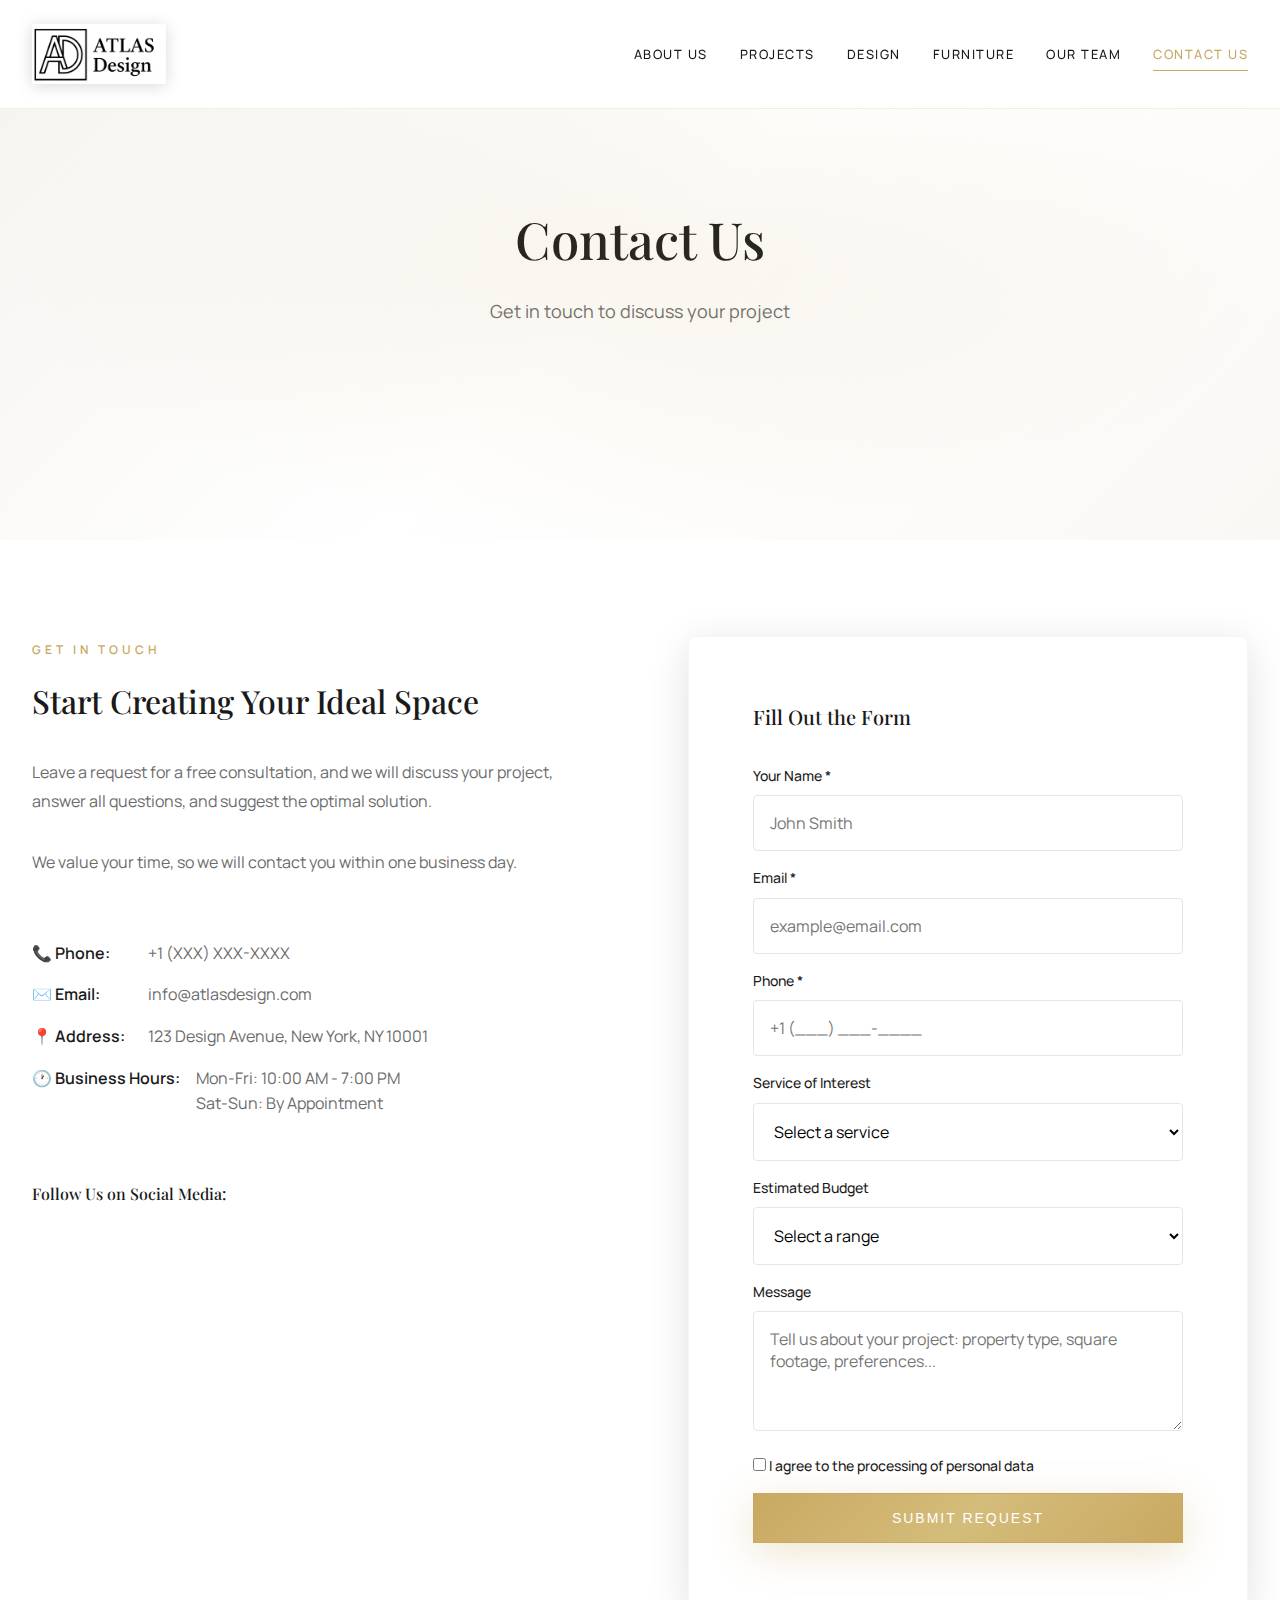
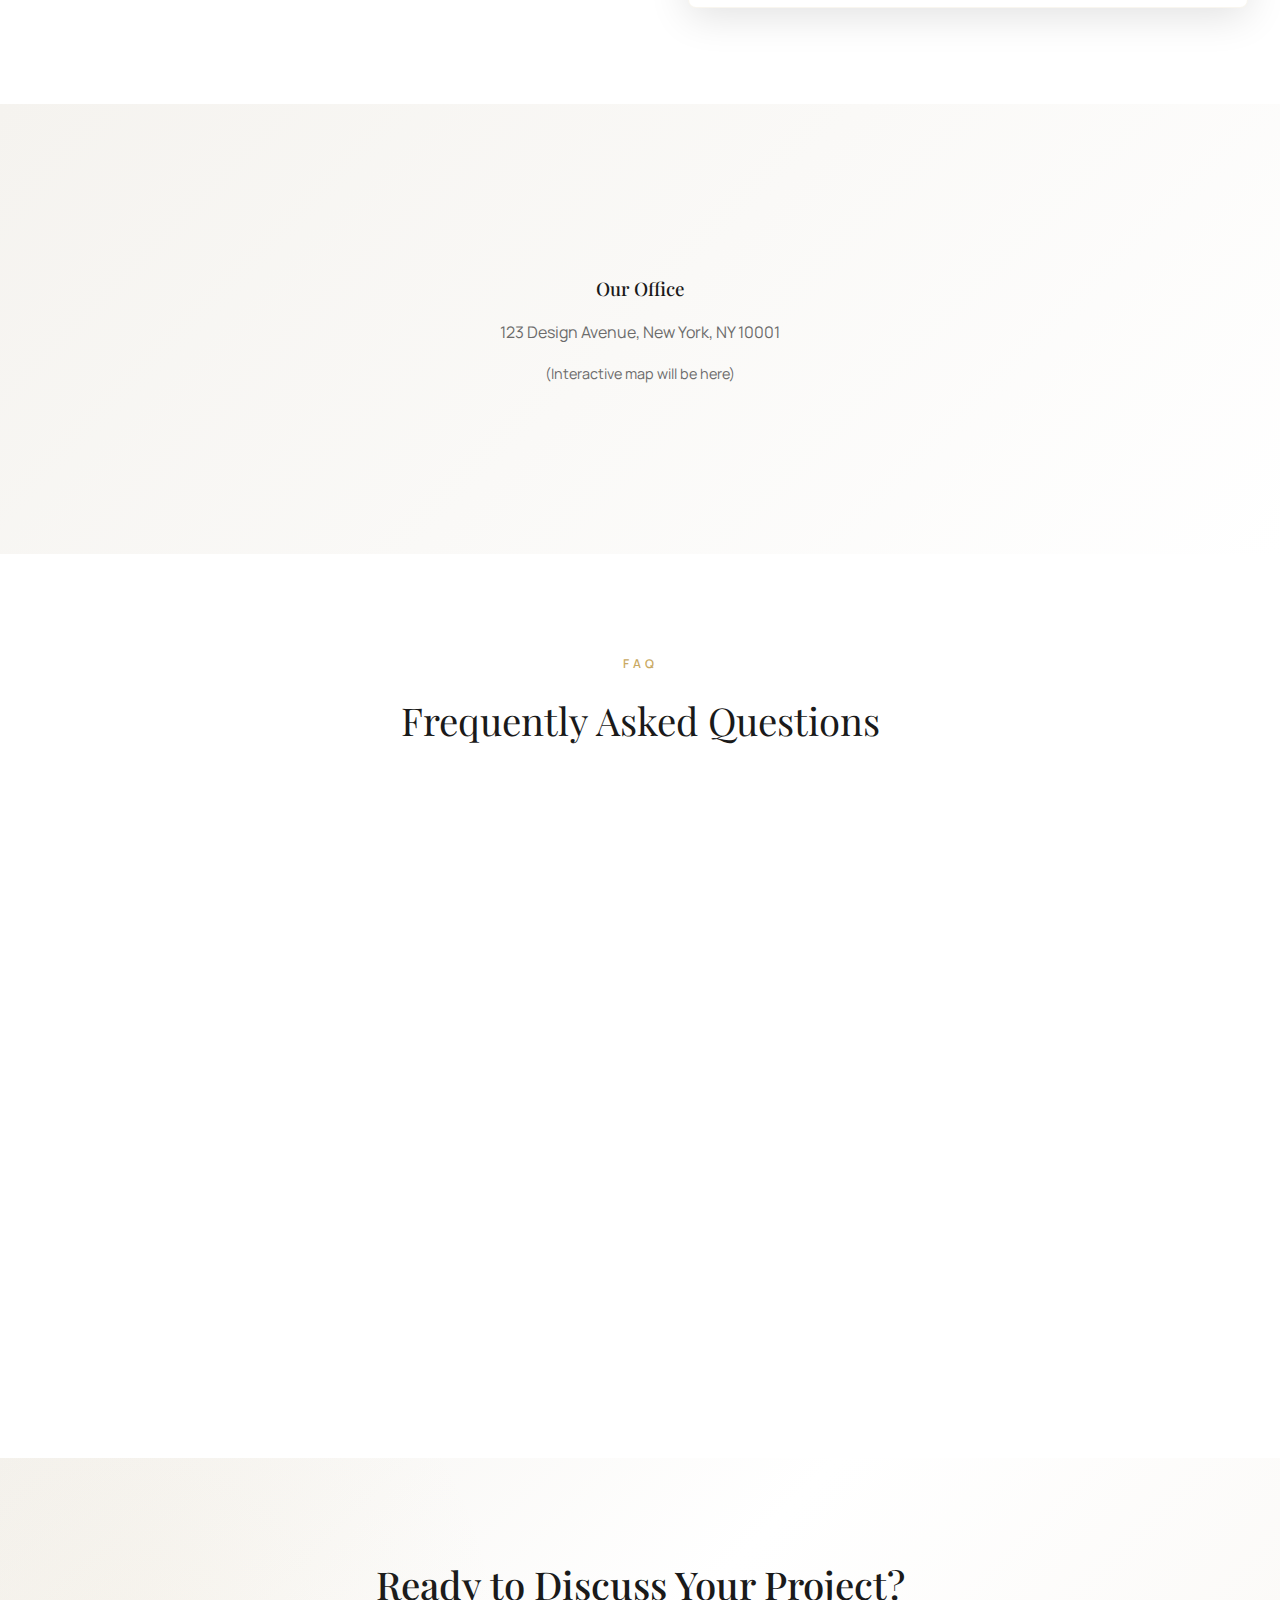
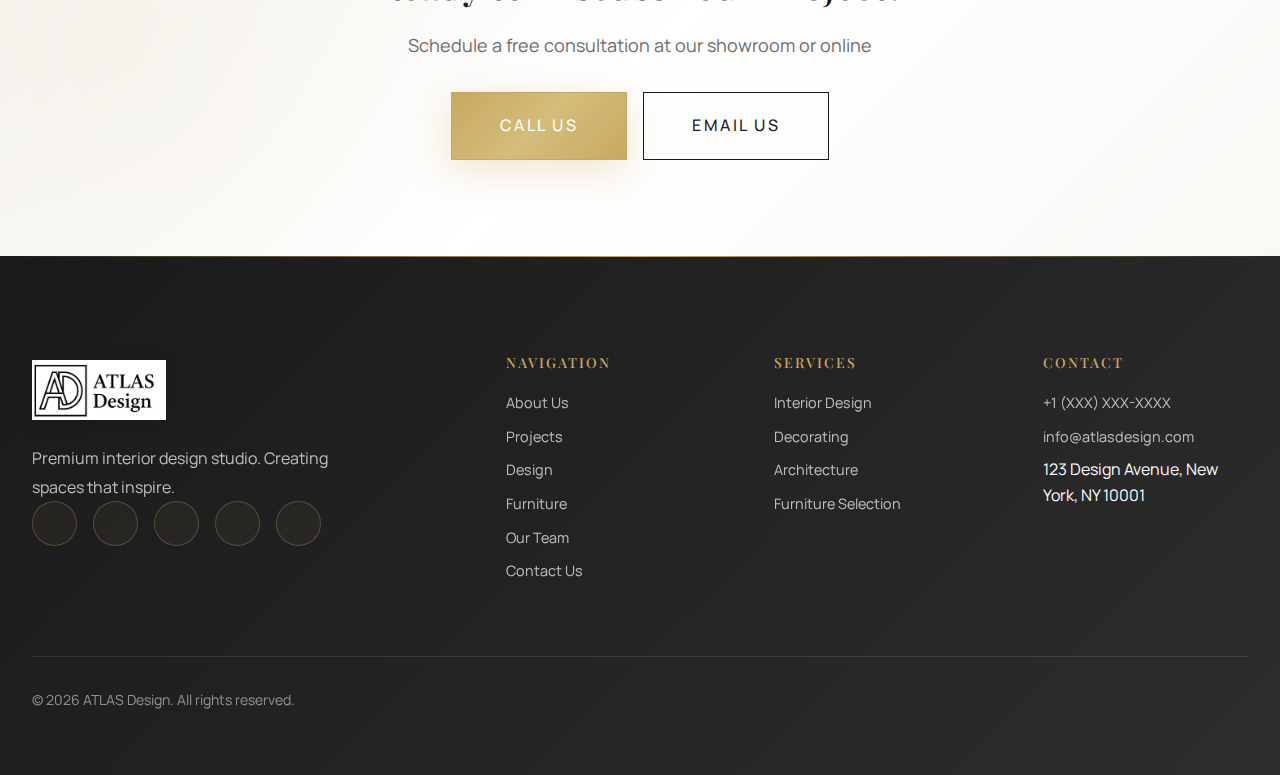
<file: contact.html>
<!DOCTYPE html>
<html lang="en">
<head>
    <meta charset="UTF-8">
    <meta name="viewport" content="width=device-width, initial-scale=1.0">
    <title>Contact Us | ATLAS Design</title>
    <link rel="preconnect" href="https://fonts.googleapis.com">
    <link rel="preconnect" href="https://fonts.gstatic.com" crossorigin>
    <link href="https://fonts.googleapis.com/css2?family=Playfair+Display:wght@400;500;600;700&family=Manrope:wght@300;400;500;600&display=swap" rel="stylesheet">
    <link rel="stylesheet" href="css/style.css">
    <script src="js/main.js" defer></script>
</head>
<body>
    <div id="header-container"></div>

    <!-- Page Header -->
    <section class="page-header">
        <div class="page-header-content">
            <h1>Contact Us</h1>
            <p>Get in touch to discuss your project</p>
        </div>
    </section>

    <!-- Contact Section -->
    <section class="contact">
        <div class="container">
            <div class="contact-grid">
                <div class="contact-info">
                    <span class="section-label">Get in Touch</span>
                    <h3>Start Creating Your Ideal Space</h3>
                    <p>
                        Leave a request for a free consultation, and we will discuss your project, 
                        answer all questions, and suggest the optimal solution.
                    </p>
                    <p>
                        We value your time, so we will contact you within one business day.
                    </p>
                    
                    <div class="contact-details">
                        <div class="contact-item">
                            <span class="contact-item-label">📞 Phone:</span>
                            <span class="contact-item-value"><a href="tel:+1XXXXXXXXXX">+1 (XXX) XXX-XXXX</a></span>
                        </div>
                        <div class="contact-item">
                            <span class="contact-item-label">✉️ Email:</span>
                            <span class="contact-item-value"><a href="mailto:info@atlasdesign.com">info@atlasdesign.com</a></span>
                        </div>
                        <div class="contact-item">
                            <span class="contact-item-label">📍 Address:</span>
                            <span class="contact-item-value">123 Design Avenue, New York, NY 10001</span>
                        </div>
                        <div class="contact-item">
                            <span class="contact-item-label">🕐 Business Hours:</span>
                            <span class="contact-item-value">Mon-Fri: 10:00 AM - 7:00 PM<br>Sat-Sun: By Appointment</span>
                        </div>
                    </div>

                    <div class="contact-info-extra">
                        <h4>Follow Us on Social Media:</h4>
                        <div class="social-links">
                        </div>
                    </div>
                </div>

                <form class="contact-form" id="contactForm">
                    <h4 class="contact-form-title">Fill Out the Form</h4>
                    
                    <div class="form-group">
                        <label for="name">Your Name *</label>
                        <input type="text" id="name" name="name" placeholder="John Smith" required>
                    </div>
                    
                    <div class="form-group">
                        <label for="email">Email *</label>
                        <input type="email" id="email" name="email" placeholder="example@email.com" required>
                    </div>
                    
                    <div class="form-group">
                        <label for="phone">Phone *</label>
                        <input type="tel" id="phone" name="phone" placeholder="+1 (___) ___-____" required>
                    </div>
                    
                    <div class="form-group">
                        <label for="service">Service of Interest</label>
                        <select id="service" name="service">
                            <option value="">Select a service</option>
                            <option value="interior">Interior Design</option>
                            <option value="decoration">Decorating</option>
                            <option value="architecture">Architectural Design</option>
                            <option value="supervision">Design Supervision</option>
                            <option value="furniture">Furniture Selection</option>
                            <option value="consultation">Consultation</option>
                            <option value="other">Other</option>
                        </select>
                    </div>
                    
                    <div class="form-group">
                        <label for="budget">Estimated Budget</label>
                        <select id="budget" name="budget">
                            <option value="">Select a range</option>
                            <option value="50k-100k">$50,000 - $100,000</option>
                            <option value="100k-300k">$100,000 - $300,000</option>
                            <option value="300k-500k">$300,000 - $500,000</option>
                            <option value="500k-1m">$500,000 - $1,000,000</option>
                            <option value="1m+">Over $1,000,000</option>
                        </select>
                    </div>
                    
                    <div class="form-group">
                        <label for="message">Message</label>
                        <textarea id="message" name="message" placeholder="Tell us about your project: property type, square footage, preferences..."></textarea>
                    </div>
                    
                    <div class="form-group">
                        <label class="checkbox-label">
                            <input type="checkbox" name="privacy" required>
                            <span>I agree to the processing of personal data</span>
                        </label>
                    </div>
                    
                    <button type="submit" class="btn btn-gold btn-full">Submit Request</button>
                </form>
            </div>
        </div>
    </section>

    <!-- Map Section -->
    <section class="map-section">
        <div class="map-placeholder">
            <div>
                <h3>Our Office</h3>
                <p class="text-gray">123 Design Avenue, New York, NY 10001</p>
                <p class="text-gray small">(Interactive map will be here)</p>
            </div>
        </div>
    </section>

    <!-- FAQ Section -->
    <section class="page-section">
        <div class="container">
            <div class="section-center small-margin">
                <span class="section-label">FAQ</span>
                <h2 class="section-title">Frequently Asked Questions</h2>
            </div>
            <div class="faq-container">
                <div class="faq-item fade-in">
                    <h4>How much does a design project cost?</h4>
                    <p class="text-gray">
                        The cost depends on the property area and selected service package. 
                        Basic package — from $50/sq ft, Standard — from $80/sq ft, 
                        Premium — from $120/sq ft.
                    </p>
                </div>
                <div class="faq-item has-border fade-in">
                    <h4>What are the project timelines?</h4>
                    <p class="text-gray">
                        Design project development takes from 3 to 8 weeks depending 
                        on the area and complexity of the object. Turnkey implementation — from 2 to 6 months.
                    </p>
                </div>
                <div class="faq-item has-border fade-in">
                    <h4>Do you work on projects outside New York?</h4>
                    <p class="text-gray">
                        Yes, we work throughout the USA and internationally. 
                        Remote meetings and distance project management are available.
                    </p>
                </div>
                <div class="faq-item has-border fade-in">
                    <h4>Can I order furniture selection only?</h4>
                    <p class="text-gray">
                        Yes, we provide furnishing and furniture selection services 
                        both separately and as part of a full project.
                    </p>
                </div>
            </div>
        </div>
    </section>

    <!-- CTA Section -->
    <section class="cta-section">
        <div class="container">
            <h2>Ready to Discuss Your Project?</h2>
            <p>Schedule a free consultation at our showroom or online</p>
            <div class="cta-buttons-row">
                <a href="tel:+1XXXXXXXXXX" class="btn btn-gold btn-large">Call Us</a>
                <a href="mailto:info@atlasdesign.com" class="btn btn-large">Email Us</a>
            </div>
        </div>
    </section>

    <div id="footer-container"></div>
</body>
</html>
</file>
<file: css/style.css>
/* ========== RESET & VARIABLES ========== */
* {
    margin: 0;
    padding: 0;
    box-sizing: border-box;
}

:root {
    --color-primary: #1a1a1a;
    --color-secondary: #8b7355;
    --color-gold: #c9a962;
    --color-gold-light: #d4bc7a;
    --color-gold-dark: #a68b4b;
    --color-cream: #f5f3ef;
    --color-white: #ffffff;
    --color-gray: #6b6b6b;
    --color-light-gray: #e5e5e5;
    --color-dark-overlay: rgba(0, 0, 0, 0.7);

    --font-heading: 'Playfair Display', serif;
    --font-body: 'Manrope', sans-serif;

    --spacing-xs: 0.5rem;
    --spacing-sm: 1rem;
    --spacing-md: 2rem;
    --spacing-lg: 4rem;
    --spacing-xl: 6rem;

    --shadow-soft: 0 4px 20px rgba(0, 0, 0, 0.08);
    --shadow-medium: 0 8px 40px rgba(0, 0, 0, 0.12);
    --shadow-strong: 0 20px 60px rgba(0, 0, 0, 0.15);
    --shadow-gold: 0 10px 40px rgba(201, 169, 98, 0.3);
    
    --gradient-gold: linear-gradient(135deg, var(--color-gold) 0%, var(--color-gold-light) 50%, var(--color-gold) 100%);
    --gradient-dark: linear-gradient(135deg, #1a1a1a 0%, #2d2d2d 100%);
    --gradient-cream: linear-gradient(135deg, #f5f3ef 0%, #ffffff 100%);
}

html {
    scroll-behavior: smooth;
}

body {
    font-family: var(--font-body);
    color: var(--color-primary);
    line-height: 1.6;
    background-color: var(--color-white);
}

h1, h2, h3, h4, h5 {
    font-family: var(--font-heading);
    font-weight: 500;
}

a {
    text-decoration: none;
    color: inherit;
    transition: color 0.3s ease;
}

img {
    max-width: 100%;
    height: auto;
    display: block;
}

.container {
    max-width: 1400px;
    margin: 0 auto;
    padding: 0 var(--spacing-md);
}

/* ========== BUTTONS ========== */
.btn {
    display: inline-block;
    padding: 1rem 2.5rem;
    font-size: 0.875rem;
    font-weight: 500;
    letter-spacing: 2px;
    text-transform: uppercase;
    border: 1px solid var(--color-primary);
    background: transparent;
    color: var(--color-primary);
    cursor: pointer;
    transition: all 0.4s cubic-bezier(0.4, 0, 0.2, 1);
    position: relative;
    overflow: hidden;
}

.btn::before {
    content: '';
    position: absolute;
    top: 0;
    left: -100%;
    width: 100%;
    height: 100%;
    background: linear-gradient(90deg, transparent, rgba(255,255,255,0.2), transparent);
    transition: left 0.5s ease;
}

.btn:hover::before {
    left: 100%;
}

.btn:hover {
    background: var(--color-primary);
    color: var(--color-white);
    transform: translateY(-2px);
    box-shadow: var(--shadow-medium);
}

.btn-gold {
    background: var(--gradient-gold);
    border-color: var(--color-gold);
    color: var(--color-white);
    box-shadow: var(--shadow-gold);
}

.btn-gold:hover {
    background: linear-gradient(135deg, var(--color-gold-dark) 0%, var(--color-gold) 50%, var(--color-gold-light) 100%);
    border-color: var(--color-gold-dark);
    transform: translateY(-3px);
    box-shadow: 0 15px 50px rgba(201, 169, 98, 0.4);
}

.btn-large {
    padding: 1.25rem 3rem;
    font-size: 1rem;
    letter-spacing: 2.5px;
}

/* ========== HEADER ========== */
header {
    position: fixed;
    top: 0;
    left: 0;
    right: 0;
    z-index: 1000;
    background: rgba(255, 255, 255, 0.95);
    backdrop-filter: blur(10px);
    -webkit-backdrop-filter: blur(10px);
    border-bottom: 1px solid rgba(201, 169, 98, 0.2);
    padding: var(--spacing-sm) 0;
    transition: all 0.4s cubic-bezier(0.4, 0, 0.2, 1);
}

header.scrolled {
    box-shadow: var(--shadow-medium);
    background: rgba(255, 255, 255, 0.98);
}

.header-inner {
    display: flex;
    justify-content: space-between;
    align-items: center;
}

.logo {
    display: flex;
    align-items: center;
    transition: all 0.4s cubic-bezier(0.4, 0, 0.2, 1);
    padding: 0.5rem 0;
}

.logo:hover {
    transform: scale(1.03);
    filter: drop-shadow(0 4px 12px rgba(201, 169, 98, 0.4));
}

.logo img {
    max-height: 60px;
    width: auto;
    display: block;
    filter: drop-shadow(0 2px 8px rgba(0, 0, 0, 0.15));
    transition: all 0.4s cubic-bezier(0.4, 0, 0.2, 1);
}

.logo:hover img {
    filter: drop-shadow(0 4px 16px rgba(201, 169, 98, 0.5));
}

@media (max-width: 768px) {
    .logo img {
        max-height: 45px;
    }
}

nav ul {
    display: flex;
    list-style: none;
    gap: var(--spacing-md);
}

nav a {
    font-size: 0.8rem;
    font-weight: 500;
    letter-spacing: 1.5px;
    text-transform: uppercase;
    position: relative;
    padding: 0.5rem 0;
    transition: color 0.3s ease;
}

nav a::after {
    content: '';
    position: absolute;
    bottom: 0;
    left: 0;
    width: 0;
    height: 1px;
    background: var(--color-gold);
    transition: width 0.3s ease;
}

nav a:hover::after,
nav a.active::after {
    width: 100%;
}

nav a:hover,
nav a.active {
    color: var(--color-gold);
}

.mobile-menu-btn {
    display: none;
    background: none;
    border: none;
    font-size: 1.5rem;
    cursor: pointer;
    color: var(--color-primary);
}

/* ========== HERO SECTION ========== */
.hero {
    height: 100vh;
    min-height: 700px;
    background: linear-gradient(135deg, var(--color-cream) 0%, var(--color-white) 50%, #faf8f5 100%);
    position: relative;
    display: flex;
    align-items: center;
    justify-content: center;
    text-align: center;
    padding-top: 80px;
    overflow: hidden;
}

.hero::before {
    content: '';
    position: absolute;
    top: -50%;
    right: -20%;
    width: 80%;
    height: 150%;
    background: radial-gradient(ellipse, rgba(201, 169, 98, 0.08) 0%, transparent 70%);
    animation: pulse 8s ease-in-out infinite;
}

@keyframes pulse {
    0%, 100% { transform: scale(1); opacity: 0.5; }
    50% { transform: scale(1.1); opacity: 0.8; }
}

.hero-content {
    max-width: 900px;
    padding: var(--spacing-lg);
    animation: fadeInUp 1s ease-out;
}

@keyframes fadeInUp {
    from {
        opacity: 0;
        transform: translateY(40px);
    }
    to {
        opacity: 1;
        transform: translateY(0);
    }
}

.hero-subtitle {
    font-size: 0.875rem;
    letter-spacing: 6px;
    text-transform: uppercase;
    color: var(--color-gold);
    margin-bottom: var(--spacing-sm);
    font-weight: 600;
    display: inline-block;
    padding: 0.5rem 1rem;
    border: 1px solid rgba(201, 169, 98, 0.3);
    border-radius: 2px;
    background: rgba(201, 169, 98, 0.05);
}

.hero-title {
    font-size: clamp(2.5rem, 5vw, 4.5rem);
    line-height: 1.1;
    margin-bottom: var(--spacing-md);
    font-weight: 400;
    background: linear-gradient(135deg, var(--color-primary) 0%, var(--color-gold-dark) 50%, var(--color-primary) 100%);
    -webkit-background-clip: text;
    -webkit-text-fill-color: transparent;
    background-clip: text;
    text-shadow: none;
}

.hero-description {
    font-size: 1.125rem;
    color: var(--color-gray);
    max-width: 600px;
    margin: 0 auto var(--spacing-lg);
    line-height: 1.8;
}

.hero-buttons {
    display: flex;
    gap: var(--spacing-sm);
    justify-content: center;
    flex-wrap: wrap;
}

/* ========== PAGE HEADER ========== */
.page-header {
    height: 60vh;
    min-height: 400px;
    background: linear-gradient(135deg, var(--color-cream) 0%, var(--color-white) 50%, #faf8f5 100%);
    position: relative;
    display: flex;
    align-items: center;
    justify-content: center;
    text-align: center;
    padding-top: 80px;
    overflow: hidden;
}

.page-header::before {
    content: '';
    position: absolute;
    top: 0;
    left: 0;
    right: 0;
    bottom: 0;
    background: radial-gradient(ellipse at center, rgba(201, 169, 98, 0.1) 0%, transparent 70%);
}

.page-header-content {
    max-width: 800px;
    padding: var(--spacing-md);
}

.page-header h1 {
    font-size: clamp(2.5rem, 4vw, 4rem);
    margin-bottom: var(--spacing-sm);
}

.page-header p {
    font-size: 1.125rem;
    color: var(--color-gray);
}

/* ========== SECTIONS ========== */
section {
    padding: var(--spacing-xl) 0;
}

.section-label {
    font-size: 0.75rem;
    letter-spacing: 4px;
    text-transform: uppercase;
    color: var(--color-gold);
    margin-bottom: var(--spacing-sm);
    display: inline-block;
    font-weight: 600;
}

.section-title {
    font-size: clamp(2rem, 3vw, 3rem);
    margin-bottom: var(--spacing-md);
    font-weight: 400;
}

.section-description {
    font-size: 1.125rem;
    color: var(--color-gray);
    max-width: 700px;
    line-height: 1.8;
}

/* ========== ABOUT SECTION ========== */
.about-grid {
    display: grid;
    grid-template-columns: 1fr 1fr;
    gap: var(--spacing-xl);
    align-items: center;
}

.about-image {
    position: relative;
    overflow: hidden;
    border-radius: 4px;
}

.about-image img {
    width: 100%;
    height: 600px;
    object-fit: cover;
}

.about-image::before {
    content: '';
    position: absolute;
    top: -20px;
    left: -20px;
    right: 20px;
    bottom: 20px;
    border: 2px solid var(--color-gold);
    z-index: -1;
    border-radius: 4px;
}

.about-image::after {
    content: '';
    position: absolute;
    top: 0;
    left: 0;
    width: 100%;
    height: 100%;
    background: linear-gradient(135deg, rgba(201, 169, 98, 0.1) 0%, transparent 50%);
    pointer-events: none;
}

.about-text p {
    color: var(--color-gray);
    margin-bottom: var(--spacing-md);
    line-height: 1.8;
}

.about-signature {
    font-family: var(--font-heading);
    font-size: 1.5rem;
    color: var(--color-primary);
    margin-top: var(--spacing-md);
}

/* ========== SERVICES GRID ========== */
.services-grid {
    display: grid;
    grid-template-columns: repeat(3, 1fr);
    gap: var(--spacing-md);
    margin-top: var(--spacing-lg);
}

.service-card {
    background: var(--color-white);
    padding: var(--spacing-lg);
    text-align: center;
    transition: all 0.5s cubic-bezier(0.4, 0, 0.2, 1);
    border: 1px solid rgba(201, 169, 98, 0.1);
    border-radius: 4px;
    box-shadow: var(--shadow-soft);
    position: relative;
    overflow: hidden;
}

.service-card::before {
    content: '';
    position: absolute;
    top: 0;
    left: 0;
    right: 0;
    height: 3px;
    background: var(--gradient-gold);
    transform: scaleX(0);
    transition: transform 0.5s ease;
}

.service-card:hover::before {
    transform: scaleX(1);
}

.service-card:hover {
    transform: translateY(-15px);
    box-shadow: var(--shadow-strong);
    border-color: rgba(201, 169, 98, 0.3);
}

.service-card h3 {
    font-size: 1.5rem;
    margin-bottom: var(--spacing-sm);
}

.service-card p {
    color: var(--color-gray);
    line-height: 1.8;
}

/* ========== PROJECTS GRID ========== */
.projects-grid {
    display: grid;
    grid-template-columns: repeat(2, 1fr);
    gap: var(--spacing-md);
    margin-top: var(--spacing-lg);
}

.project-card {
    position: relative;
    overflow: hidden;
    cursor: pointer;
    border-radius: 4px;
    box-shadow: var(--shadow-soft);
    transition: all 0.5s cubic-bezier(0.4, 0, 0.2, 1);
}

.project-card::before {
    content: '';
    position: absolute;
    top: 0;
    left: 0;
    right: 0;
    bottom: 0;
    background: linear-gradient(to bottom, transparent 50%, rgba(0,0,0,0.8) 100%);
    z-index: 1;
    opacity: 0.5;
    transition: opacity 0.5s ease;
}

.project-card:hover::before {
    opacity: 1;
}

.project-card:hover {
    transform: translateY(-10px);
    box-shadow: var(--shadow-strong);
}

.project-card img {
    width: 100%;
    height: 500px;
    object-fit: cover;
    transition: transform 0.5s ease;
}

.project-card:hover img {
    transform: scale(1.05);
}

.project-overlay {
    position: absolute;
    bottom: 0;
    left: 0;
    right: 0;
    padding: var(--spacing-md);
    background: linear-gradient(transparent, rgba(0, 0, 0, 0.9));
    color: var(--color-white);
    opacity: 0;
    transition: all 0.5s cubic-bezier(0.4, 0, 0.2, 1);
    transform: translateY(20px);
    z-index: 2;
}

.project-card:hover .project-overlay {
    opacity: 1;
    transform: translateY(0);
}

.project-overlay h3 {
    font-size: 1.5rem;
    margin-bottom: var(--spacing-xs);
}

.project-overlay p {
    font-size: 0.875rem;
    opacity: 0.9;
}

/* ========== PROJECT DETAIL ========== */
.project-detail {
    padding: var(--spacing-xl) 0;
}

.project-detail-grid {
    display: grid;
    grid-template-columns: 1.5fr 1fr;
    gap: var(--spacing-xl);
    margin-bottom: var(--spacing-xl);
}

.project-detail-images {
    display: grid;
    grid-template-columns: repeat(2, 1fr);
    gap: var(--spacing-sm);
}

.project-detail-images img:first-child {
    grid-column: 1 / -1;
    height: 500px;
}

.project-detail-images img:not(:first-child) {
    height: 300px;
}

.project-detail-images img {
    width: 100%;
    object-fit: cover;
}

.project-detail-info h2 {
    font-size: 2.5rem;
    margin-bottom: var(--spacing-md);
}

.project-detail-info .project-meta {
    margin-bottom: var(--spacing-md);
}

.project-detail-info .project-meta p {
    display: flex;
    justify-content: space-between;
    padding: var(--spacing-sm) 0;
    border-bottom: 1px solid var(--color-light-gray);
}

.project-detail-info .project-meta span:first-child {
    font-weight: 600;
}

.project-detail-info .project-meta span:last-child {
    color: var(--color-gray);
}

.project-detail-description {
    margin-top: var(--spacing-lg);
}

.project-detail-description h3 {
    font-size: 1.5rem;
    margin-bottom: var(--spacing-sm);
}

.project-detail-description p {
    color: var(--color-gray);
    line-height: 1.8;
    margin-bottom: var(--spacing-md);
}

/* ========== TEAM GRID ========== */
.team-grid {
    display: grid;
    grid-template-columns: repeat(3, 1fr);
    gap: var(--spacing-md);
    margin-top: var(--spacing-lg);
}

.team-card {
    text-align: center;
}

.team-card-image {
    overflow: hidden;
    margin-bottom: var(--spacing-sm);
    border-radius: 4px;
    position: relative;
}

.team-card-image::after {
    content: '';
    position: absolute;
    top: 0;
    left: 0;
    right: 0;
    bottom: 0;
    border: 2px solid transparent;
    transition: border-color 0.5s ease;
    pointer-events: none;
}

.team-card:hover .team-card-image::after {
    border-color: rgba(201, 169, 98, 0.5);
}

.team-card-image img {
    width: 100%;
    height: 450px;
    object-fit: cover;
    transition: transform 0.5s ease;
}

.team-card:hover .team-card-image img {
    transform: scale(1.05);
}

.team-card h3 {
    font-size: 1.5rem;
    margin-bottom: var(--spacing-xs);
}

.team-card .position {
    color: var(--color-gold);
    font-size: 0.9rem;
    margin-bottom: var(--spacing-sm);
}

.team-card p {
    color: var(--color-gray);
    line-height: 1.8;
}

/* ========== FURNITURE GRID ========== */
.furniture-grid {
    display: grid;
    grid-template-columns: repeat(3, 1fr);
    gap: var(--spacing-md);
    margin-top: var(--spacing-lg);
}

.furniture-card {
    background: var(--color-white);
    overflow: hidden;
    border-radius: 4px;
    box-shadow: var(--shadow-soft);
    transition: all 0.5s cubic-bezier(0.4, 0, 0.2, 1);
    border: 1px solid rgba(201, 169, 98, 0.1);
}

.furniture-card:hover {
    transform: translateY(-10px);
    box-shadow: var(--shadow-strong);
    border-color: rgba(201, 169, 98, 0.3);
}

.furniture-card-image {
    overflow: hidden;
}

.furniture-card-image img {
    width: 100%;
    height: 350px;
    object-fit: cover;
    transition: transform 0.5s ease;
}

.furniture-card:hover .furniture-card-image img {
    transform: scale(1.05);
}

.furniture-card-info {
    padding: var(--spacing-md);
    text-align: center;
}

.furniture-card-info h3 {
    font-size: 1.25rem;
    margin-bottom: var(--spacing-xs);
}

.furniture-card-info .price {
    color: var(--color-gold);
    font-size: 1.125rem;
    font-weight: 600;
    margin-bottom: var(--spacing-sm);
}

.furniture-card-info p {
    color: var(--color-gray);
    font-size: 0.9rem;
    line-height: 1.6;
}

/* ========== CONTACT FORM ========== */
.contact-grid {
    display: grid;
    grid-template-columns: 1fr 1fr;
    gap: var(--spacing-xl);
}

.contact-info h3 {
    font-size: 2rem;
    margin-bottom: var(--spacing-md);
}

.contact-info p {
    color: var(--color-gray);
    margin-bottom: var(--spacing-md);
    line-height: 1.8;
}

.contact-details {
    margin-top: var(--spacing-lg);
}

.contact-item {
    display: flex;
    align-items: flex-start;
    gap: var(--spacing-sm);
    margin-bottom: var(--spacing-sm);
}

.contact-item-label {
    font-weight: 600;
    min-width: 100px;
}

.contact-item-value {
    color: var(--color-gray);
}

.contact-form {
    background: var(--color-white);
    padding: var(--spacing-lg);
    border-radius: 8px;
    box-shadow: var(--shadow-medium);
    border: 1px solid rgba(201, 169, 98, 0.1);
}

.form-group {
    margin-bottom: var(--spacing-sm);
}

.form-group label {
    display: block;
    font-size: 0.875rem;
    font-weight: 500;
    margin-bottom: var(--spacing-xs);
}

.form-group input,
.form-group select,
.form-group textarea {
    width: 100%;
    padding: 1rem;
    border: 1px solid var(--color-light-gray);
    font-family: var(--font-body);
    font-size: 1rem;
    background: var(--color-white);
    transition: all 0.3s ease;
    border-radius: 4px;
}

.form-group input:focus,
.form-group select:focus,
.form-group textarea:focus {
    outline: none;
    border-color: var(--color-gold);
    box-shadow: 0 0 0 3px rgba(201, 169, 98, 0.1);
}

.form-group textarea {
    resize: vertical;
    min-height: 120px;
}

/* ========== TESTIMONIALS ========== */
.testimonials {
    background: var(--color-primary);
    color: var(--color-white);
}

.testimonials .section-label {
    color: var(--color-gold);
}

.testimonials .section-title {
    color: var(--color-white);
}

.testimonials-grid {
    display: grid;
    grid-template-columns: repeat(3, 1fr);
    gap: var(--spacing-md);
    margin-top: var(--spacing-lg);
}

.testimonial-card {
    background: rgba(255, 255, 255, 0.05);
    padding: var(--spacing-lg);
    border: 1px solid rgba(255, 255, 255, 0.1);
    border-radius: 4px;
    backdrop-filter: blur(10px);
    transition: all 0.5s cubic-bezier(0.4, 0, 0.2, 1);
    position: relative;
    overflow: hidden;
}

.testimonial-card::before {
    content: '"';
    position: absolute;
    top: -20px;
    left: 20px;
    font-size: 8rem;
    font-family: var(--font-heading);
    color: rgba(201, 169, 98, 0.1);
    line-height: 1;
}

.testimonial-card:hover {
    background: rgba(255, 255, 255, 0.08);
    transform: translateY(-5px);
    border-color: rgba(201, 169, 98, 0.3);
    box-shadow: 0 20px 60px rgba(0, 0, 0, 0.3);
}

.testimonial-stars {
    color: var(--color-gold);
    font-size: 1.25rem;
    margin-bottom: var(--spacing-sm);
}

.testimonial-text {
    font-size: 1rem;
    line-height: 1.8;
    margin-bottom: var(--spacing-md);
    opacity: 0.9;
}

.testimonial-author {
    font-family: var(--font-heading);
    font-size: 1.125rem;
    color: var(--color-gold);
}

/* ========== CTA SECTION ========== */
.cta-section {
    background: linear-gradient(135deg, var(--color-cream) 0%, var(--color-white) 50%, #faf8f5 100%);
    text-align: center;
    padding: var(--spacing-xl) 0;
    position: relative;
    overflow: hidden;
}

.cta-section::before {
    content: '';
    position: absolute;
    top: -50%;
    left: -20%;
    width: 60%;
    height: 200%;
    background: radial-gradient(ellipse, rgba(201, 169, 98, 0.06) 0%, transparent 70%);
    animation: float 15s ease-in-out infinite;
}

.cta-section h2 {
    font-size: clamp(2rem, 3vw, 3rem);
    margin-bottom: var(--spacing-sm);
}

.cta-section p {
    color: var(--color-gray);
    max-width: 600px;
    margin: 0 auto var(--spacing-md);
    font-size: 1.125rem;
}

/* ========== FOOTER ========== */
footer {
    background: var(--gradient-dark);
    color: var(--color-white);
    padding: var(--spacing-xl) 0 var(--spacing-lg);
    position: relative;
}

footer::before {
    content: '';
    position: absolute;
    top: 0;
    left: 0;
    right: 0;
    height: 1px;
    background: linear-gradient(90deg, transparent, var(--color-gold), transparent);
}

.footer-grid {
    display: grid;
    grid-template-columns: 2fr 1fr 1fr 1fr;
    gap: var(--spacing-lg);
    margin-bottom: var(--spacing-lg);
}

.footer-brand .logo {
    margin-bottom: var(--spacing-sm);
    display: block;
}

.footer-brand p {
    opacity: 0.7;
    line-height: 1.8;
    max-width: 300px;
}

.footer-column h4 {
    font-size: 0.875rem;
    letter-spacing: 2px;
    text-transform: uppercase;
    margin-bottom: var(--spacing-sm);
    color: var(--color-gold);
}

.footer-column ul {
    list-style: none;
}

.footer-column li {
    margin-bottom: var(--spacing-xs);
}

.footer-column a {
    opacity: 0.7;
    font-size: 0.9rem;
}

.footer-column a:hover {
    opacity: 1;
    color: var(--color-gold);
}

.footer-bottom {
    border-top: 1px solid rgba(255, 255, 255, 0.1);
    padding-top: var(--spacing-md);
    display: flex;
    justify-content: space-between;
    align-items: center;
    flex-wrap: wrap;
    gap: var(--spacing-sm);
}

.footer-bottom p {
    opacity: 0.5;
    font-size: 0.875rem;
}

.social-links {
    display: flex;
    gap: var(--spacing-sm);
}

.social-links a {
    width: 45px;
    height: 45px;
    border: 1px solid rgba(201, 169, 98, 0.3);
    display: flex;
    align-items: center;
    justify-content: center;
    border-radius: 50%;
    transition: all 0.4s cubic-bezier(0.4, 0, 0.2, 1);
    font-size: 1.25rem;
    background: rgba(201, 169, 98, 0.05);
    position: relative;
    overflow: hidden;
}

.social-links a::before {
    content: '';
    position: absolute;
    top: 0;
    left: 0;
    width: 100%;
    height: 100%;
    background: var(--gradient-gold);
    opacity: 0;
    transition: opacity 0.4s ease;
}

.social-links a:hover::before {
    opacity: 1;
}

.social-links a:hover {
    border-color: var(--color-gold);
    transform: translateY(-5px) scale(1.1);
    box-shadow: var(--shadow-gold);
}

.social-links a::after {
    content: attr(aria-label);
    position: absolute;
    font-size: 0.6rem;
    bottom: -15px;
    left: 50%;
    transform: translateX(-50%);
    opacity: 0;
    transition: all 0.3s ease;
    white-space: nowrap;
}

.social-links a:hover::after {
    bottom: -20px;
    opacity: 1;
}

/* ========== RESPONSIVE ========== */
@media (max-width: 1024px) {
    .services-grid,
    .testimonials-grid,
    .furniture-grid {
        grid-template-columns: repeat(2, 1fr);
    }

    .footer-grid {
        grid-template-columns: repeat(2, 1fr);
    }

    .project-detail-grid {
        grid-template-columns: 1fr;
    }
}

@media (max-width: 768px) {
    nav ul {
        display: none;
    }

    .mobile-menu-btn {
        display: block;
    }

    .about-grid,
    .projects-grid,
    .contact-grid {
        grid-template-columns: 1fr;
    }

    .about-image {
        order: -1;
    }

    .about-image img {
        height: 400px;
    }

    .services-grid,
    .testimonials-grid,
    .team-grid,
    .furniture-grid {
        grid-template-columns: 1fr;
    }

    .hero-buttons {
        flex-direction: column;
        align-items: center;
    }

    .footer-grid {
        grid-template-columns: 1fr;
        text-align: center;
    }

    .footer-brand p {
        max-width: none;
    }

    .footer-bottom {
        flex-direction: column;
        text-align: center;
    }

    .project-detail-images img:first-child {
        height: 300px;
    }

    .project-detail-images img:not(:first-child) {
        height: 200px;
    }
}

/* ========== ANIMATIONS ========== */
.fade-in {
    opacity: 0;
    transform: translateY(30px);
    transition: opacity 0.8s cubic-bezier(0.4, 0, 0.2, 1), transform 0.8s cubic-bezier(0.4, 0, 0.2, 1);
}

.fade-in.visible {
    opacity: 1;
    transform: translateY(0);
}

@keyframes float {
    0%, 100% { transform: translateY(0); }
    50% { transform: translateY(-10px); }
}

@keyframes pulse {
    0%, 100% { transform: scale(1); opacity: 0.5; }
    50% { transform: scale(1.1); opacity: 0.8; }
}

@keyframes fadeInUp {
    from {
        opacity: 0;
        transform: translateY(40px);
    }
    to {
        opacity: 1;
        transform: translateY(0);
    }
}

.page-load {
    animation: pageLoad 0.5s ease-out;
}

@keyframes pageLoad {
    from {
        opacity: 0;
    }
    to {
        opacity: 1;
    }
}

/* ========== FILTER BUTTONS ========== */
.filter-buttons {
    display: flex;
    justify-content: center;
    gap: var(--spacing-sm);
    flex-wrap: wrap;
    padding: var(--spacing-md) 0;
}

.filter-buttons .btn {
    min-width: 150px;
    padding: 0.875rem 2rem;
    text-align: center;
    font-size: 0.8rem;
    font-weight: 500;
    letter-spacing: 1.5px;
    transition: all 0.4s cubic-bezier(0.4, 0, 0.2, 1);
    box-sizing: border-box;
    line-height: 1.4;
    position: relative;
    overflow: hidden;
}

.filter-buttons .btn:hover {
    transform: translateY(-3px);
    box-shadow: 0 6px 20px rgba(201, 169, 98, 0.3);
}

.filter-buttons .btn::after {
    content: '';
    position: absolute;
    top: 50%;
    left: 50%;
    width: 0;
    height: 0;
    background: rgba(201, 169, 98, 0.2);
    border-radius: 50%;
    transform: translate(-50%, -50%);
    transition: width 0.6s ease, height 0.6s ease;
}

.filter-buttons .btn:hover::after {
    width: 300px;
    height: 300px;
}

.filter-buttons .btn-gold {
    min-width: 150px;
    padding: 0.875rem 2rem;
    font-size: 0.8rem;
    font-weight: 600;
    letter-spacing: 2px;
    text-transform: uppercase;
    box-sizing: border-box;
    line-height: 1.4;
    transform: none !important;
    box-shadow: 0 4px 20px rgba(201, 169, 98, 0.4);
    animation: buttonSelect 0.4s cubic-bezier(0.4, 0, 0.2, 1);
}

@keyframes buttonSelect {
    0% {
        transform: scale(0.95);
        box-shadow: 0 2px 10px rgba(201, 169, 98, 0.2);
    }
    50% {
        transform: scale(1.05);
        box-shadow: 0 6px 25px rgba(201, 169, 98, 0.5);
    }
    100% {
        transform: scale(1);
        box-shadow: 0 4px 20px rgba(201, 169, 98, 0.4);
    }
}

/* ========== UTILITY CLASSES ========== */
.text-center {
    text-align: center;
}

.bg-cream {
    background: var(--color-cream);
}

/* Page section with background */
.page-section.bg-cream {
    padding: var(--spacing-lg) 0;
}

.bg-primary {
    background: var(--color-primary);
    color: var(--color-white);
}

.text-white {
    color: var(--color-white);
}

.text-gray {
    color: var(--color-gray);
}

.text-gold {
    color: var(--color-gold);
}

.section-center {
    text-align: center;
    max-width: 700px;
    margin: 0 auto var(--spacing-lg);
}

.section-center.large-margin {
    margin: 0 auto 4rem;
}

.section-center.small-margin {
    margin: 0 auto 3rem;
}

/* Stats Section */
.stats-grid {
    display: grid;
    grid-template-columns: repeat(4, 1fr);
    gap: var(--spacing-md);
    text-align: center;
}

.stat-item {
    text-align: center;
    padding: var(--spacing-md);
    transition: transform 0.5s ease;
}

.stat-item:hover {
    transform: scale(1.05);
}

.stat-number {
    font-size: 3rem;
    font-family: var(--font-heading);
    background: var(--gradient-gold);
    -webkit-background-clip: text;
    -webkit-text-fill-color: transparent;
    background-clip: text;
    margin-bottom: var(--spacing-xs);
    font-weight: 600;
}

.stat-label {
    opacity: 0.7;
}

/* Process Steps */
.process-grid {
    display: grid;
    grid-template-columns: repeat(4, 1fr);
    gap: var(--spacing-md);
}

.process-step {
    text-align: center;
}

.process-number {
    width: 80px;
    height: 80px;
    background: var(--gradient-gold);
    color: white;
    border-radius: 50%;
    display: flex;
    align-items: center;
    justify-content: center;
    font-size: 1.5rem;
    font-family: var(--font-heading);
    margin: 0 auto var(--spacing-sm);
    box-shadow: var(--shadow-gold);
    transition: all 0.5s ease;
    position: relative;
}

.process-step:hover .process-number {
    transform: scale(1.1) rotate(10deg);
    box-shadow: 0 15px 50px rgba(201, 169, 98, 0.5);
}

.process-step h4 {
    margin-bottom: var(--spacing-xs);
}

.process-step p {
    color: var(--color-gray);
    font-size: 0.9rem;
}

/* Pricing Cards */
.pricing-grid {
    display: grid;
    grid-template-columns: repeat(3, 1fr);
    gap: var(--spacing-md);
}

.pricing-card {
    padding: var(--spacing-lg);
    border: 1px solid rgba(255, 255, 255, 0.1);
    border-radius: 8px;
    transition: all 0.5s cubic-bezier(0.4, 0, 0.2, 1);
    position: relative;
    overflow: hidden;
}

.pricing-card.basic,
.pricing-card.premium {
    background: rgba(255, 255, 255, 0.05);
    backdrop-filter: blur(10px);
}

.pricing-card.standard {
    background: var(--gradient-gold);
    border-color: var(--color-gold);
    transform: scale(1.05);
    box-shadow: 0 20px 60px rgba(201, 169, 98, 0.3);
}

.pricing-card:hover {
    transform: translateY(-10px);
}

.pricing-card.standard:hover {
    transform: scale(1.05) translateY(-10px);
}

.pricing-card h3 {
    margin-bottom: var(--spacing-sm);
}

.pricing-card.basic h3,
.pricing-card.premium h3 {
    color: var(--color-gold);
}

.pricing-card.standard h3,
.pricing-card.standard .price-amount {
    color: var(--color-white);
}

.price-amount {
    font-size: 2rem;
    font-family: var(--font-heading);
    margin-bottom: var(--spacing-md);
}

.pricing-features {
    list-style: none;
    margin-bottom: var(--spacing-md);
}

.pricing-features li {
    padding: var(--spacing-xs) 0;
    border-bottom: 1px solid rgba(255, 255, 255, 0.1);
}

.pricing-card.standard .pricing-features li {
    border-bottom-color: rgba(255, 255, 255, 0.2);
}

.pricing-features li.disabled {
    opacity: 0.5;
}

.pricing-card .btn {
    width: 100%;
}

.pricing-card.standard .btn {
    background: white;
    color: var(--color-primary);
    border-color: white;
}

/* Brands Grid */
.brands-grid {
    display: grid;
    grid-template-columns: repeat(6, 1fr);
    gap: var(--spacing-md);
    opacity: 0.6;
}

.brand-item {
    text-align: center;
    padding: var(--spacing-md);
    border: 1px solid var(--color-light-gray);
}

.brand-item span {
    font-family: var(--font-heading);
    font-size: 1.25rem;
}

/* Project Features */
.project-features {
    display: grid;
    grid-template-columns: repeat(3, 1fr);
    gap: var(--spacing-md);
    margin-top: var(--spacing-md);
}

.project-feature {
    background: var(--color-cream);
    padding: var(--spacing-md);
}

.project-feature h4 {
    margin-bottom: var(--spacing-xs);
}

.project-feature p {
    color: var(--color-gray);
    font-size: 0.9rem;
}

/* FAQ Section */
.faq-container {
    max-width: 800px;
    margin: 0 auto;
}

.faq-item {
    margin-bottom: var(--spacing-md);
}

.faq-item.has-border {
    padding-top: var(--spacing-md);
    border-top: 1px solid var(--color-light-gray);
}

.faq-item h4 {
    margin-bottom: var(--spacing-xs);
}

.faq-item p {
    color: var(--color-gray);
    line-height: 1.8;
}

/* Contact Page Specific */
.contact-info-extra {
    margin-top: var(--spacing-lg);
}

.contact-info-extra h4 {
    margin-bottom: var(--spacing-sm);
}

.contact-info-extra .social-links {
    justify-content: flex-start;
}

.map-section {
    padding: 0;
    background: var(--color-cream);
}

.map-placeholder {
    height: 450px;
    background: linear-gradient(135deg, var(--color-cream) 0%, var(--color-white) 100%);
    display: flex;
    align-items: center;
    justify-content: center;
    text-align: center;
}

.map-icon {
    font-size: 3rem;
    margin-bottom: var(--spacing-sm);
}

.map-placeholder h3 {
    margin-bottom: var(--spacing-sm);
}

.map-placeholder p {
    color: var(--color-gray);
}

.map-placeholder p.small {
    font-size: 0.9rem;
    margin-top: var(--spacing-sm);
}

/* Contact Form */
.contact-form-title {
    margin-bottom: var(--spacing-md);
    font-size: 1.25rem;
}

.checkbox-label {
    display: flex;
    align-items: flex-start;
    gap: var(--spacing-xs);
    font-weight: 400;
    font-size: 0.875rem;
}

.checkbox-label input {
    width: auto;
    margin-top: 3px;
}

.btn-full {
    width: 100%;
}

/* CTA Buttons Row */
.cta-buttons-row {
    display: flex;
    gap: 1rem;
    justify-content: center;
    flex-wrap: wrap;
    margin-top: 2rem;
}

/* Team Two Columns */
.team-grid-two {
    grid-template-columns: repeat(2, 1fr);
    max-width: 900px;
    margin: 0 auto;
}

/* Page Sections */
.page-section {
    padding: var(--spacing-xl) 0;
}

.page-section.no-padding {
    padding: 0;
}

.page-section.dark-bg {
    background: var(--color-primary);
    color: var(--color-white);
}

/* Project Detail */
.project-detail-top {
    padding-top: 150px;
}

.project-detail-images-row {
    display: grid;
    grid-template-columns: repeat(2, 1fr);
    gap: var(--spacing-md);
    margin-top: var(--spacing-lg);
}

.project-detail-images-row img {
    width: 100%;
    height: 400px;
    object-fit: cover;
}

.project-detail-section {
    margin-top: var(--spacing-xl);
}

.project-detail-nav {
    display: flex;
    justify-content: space-between;
    margin-top: var(--spacing-xl);
    padding-top: var(--spacing-lg);
    border-top: 1px solid var(--color-light-gray);
}

/* Responsive for utilities */
@media (max-width: 1024px) {
    .stats-grid,
    .pricing-grid,
    .brands-grid {
        grid-template-columns: repeat(2, 1fr);
    }
    
    .process-grid,
    .project-features {
        grid-template-columns: repeat(2, 1fr);
    }
}

@media (max-width: 768px) {
    .stats-grid,
    .pricing-grid,
    .brands-grid,
    .process-grid,
    .project-features,
    .team-grid-two {
        grid-template-columns: 1fr;
    }
    
    .cta-buttons-row {
        flex-direction: column;
        align-items: center;
    }
    
    .project-detail-nav {
        flex-direction: column;
        gap: var(--spacing-sm);
    }
}
</file>
